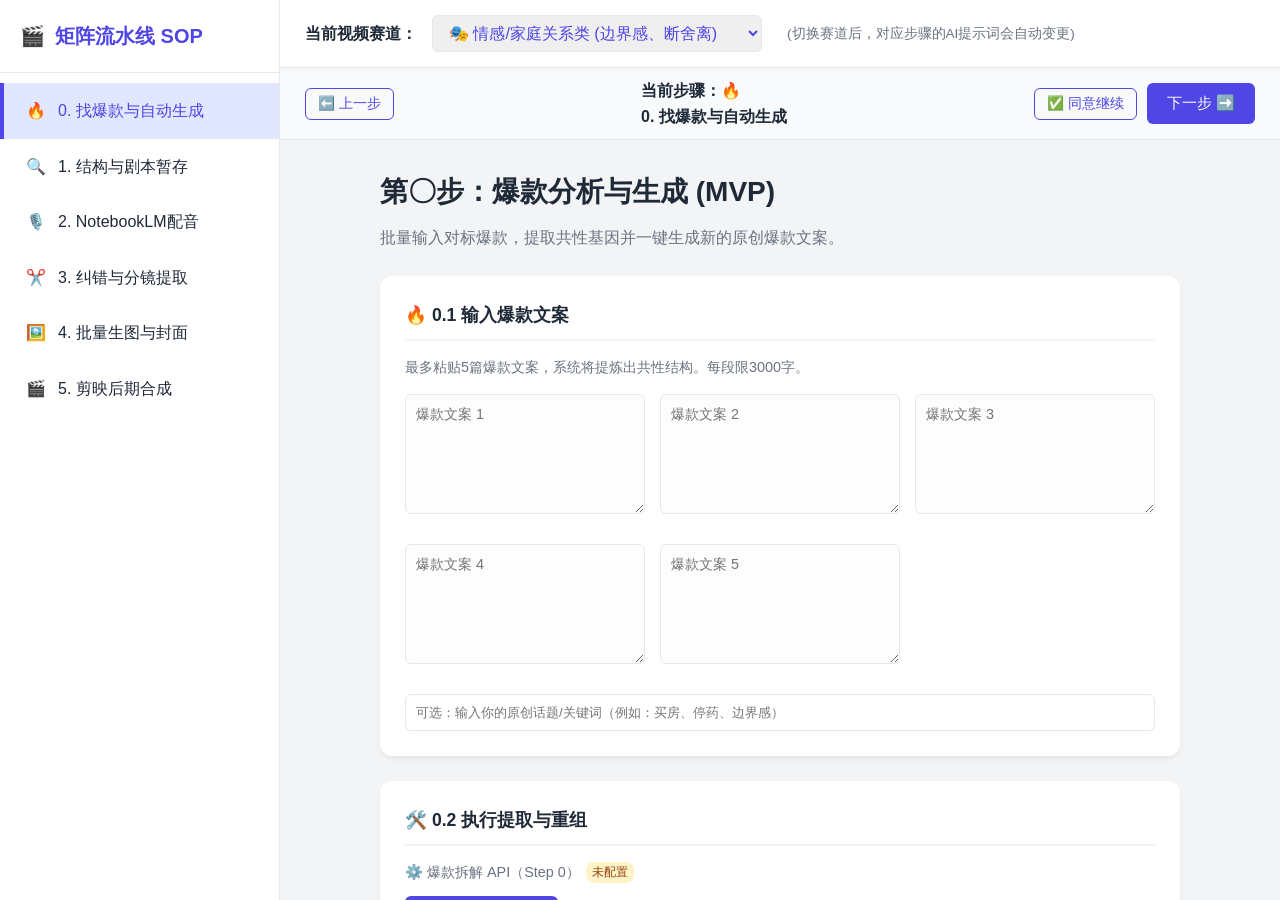
<file: index.html>
<!DOCTYPE html>
<html lang="zh-CN">

<head>
    <meta charset="UTF-8">
    <meta name="viewport" content="width=device-width, initial-scale=1.0">
    <title>AI播客视频流水线 - 矩阵号工作台</title>
    <link rel="stylesheet" href="style.css">
</head>

<body>

    <!-- Sidebar Navigation -->
    <div class="sidebar">
        <div class="logo">
            <span>🎬</span> 矩阵流水线 SOP
        </div>
        <ul class="nav-list">
            <li class="nav-item active" data-target="step0"><span class="nav-icon">🔥</span> 0. 找爆款与自动生成</li>
            <li class="nav-item" data-target="step1"><span class="nav-icon">🔍</span> 1. 结构与剧本暂存</li>
            <li class="nav-item" data-target="step2"><span class="nav-icon">🎙️</span> 2. NotebookLM配音</li>
            <li class="nav-item" data-target="step3"><span class="nav-icon">✂️</span> 3. 纠错与分镜提取</li>
            <li class="nav-item" data-target="step4"><span class="nav-icon">🖼️</span> 4. 批量生图与封面</li>
            <li class="nav-item" data-target="step5"><span class="nav-icon">🎬</span> 5. 剪映后期合成</li>
        </ul>
    </div>

    <!-- Main Content -->
    <div class="main-content" style="padding: 0;">

        <!-- Global Category Selector -->
        <div class="category-selector">
            <label>当前视频赛道：</label>
            <select id="globalCategory" onchange="updatePrompts()">
                <option value="emotion">🎭 情感/家庭关系类 (边界感、断舍离)</option>
                <option value="health">🩺 健康/科普避坑类 (长寿误区、防骗)</option>
                <option value="commerce">🛒 商业/带货好物类 (养生粉、苹果醋等)</option>
            </select>
            <span
                style="font-size: 0.85rem; color: var(--text-muted); margin-left: 10px;">(切换赛道后，对应步骤的AI提示词会自动变更)</span>
        </div>

        <div class="flow-bar">
            <button class="outline" id="prevStepBtn">⬅️ 上一步</button>
            <span id="currentStepLabel">当前步骤：第1步</span>
            <div class="flow-actions">
                <button class="outline" id="approveBtn">✅ 同意继续</button>
                <button id="nextStepBtn">下一步 ➡️</button>
            </div>
        </div>

        <div style="padding: 30px 40px; height: calc(100vh - 121px); overflow-y: auto;">

            <!-- Step 0: 找爆款与自动拆解重组 -->
            <div id="step0" class="step-panel active">
                <h2>第〇步：爆款分析与生成 (MVP)</h2>
                <p class="subtitle">批量输入对标爆款，提取共性基因并一键生成新的原创爆款文案。</p>

                <div class="card">
                    <h3>🔥 0.1 输入爆款文案</h3>
                    <p style="font-size: 0.9rem; color: var(--text-muted); margin-bottom: 15px;">
                        最多粘贴5篇爆款文案，系统将提炼出共性结构。每段限3000字。</p>
                    <div class="viral-inputs-grid">
                        <textarea id="viralInput1" placeholder="爆款文案 1"></textarea>
                        <textarea id="viralInput2" placeholder="爆款文案 2"></textarea>
                        <textarea id="viralInput3" placeholder="爆款文案 3"></textarea>
                        <textarea id="viralInput4" placeholder="爆款文案 4"></textarea>
                        <textarea id="viralInput5" placeholder="爆款文案 5"></textarea>
                    </div>
                    <div style="margin-top: 15px;">
                        <input type="text" id="viralKeyword" placeholder="可选：输入你的原创话题/关键词（例如：买房、停药、边界感）"
                            style="width: 100%; padding: 10px; border-radius: 6px; border: 1px solid var(--border);">
                    </div>
                </div>

                <div class="card">
                    <h3>🛠️ 0.2 执行提取与重组</h3>
                    <div class="step-api-cfg" data-slot="viral"></div>
                    <div style="display: flex; gap: 10px; align-items: center; margin-bottom: 15px;">
                        <button id="analyzeBtn" onclick="runViralAnalysis()">🚀 一键拆解重组</button>
                        <span id="analyzeStatus" class="fix-status"></span>
                    </div>

                    <div id="viralResultWrap" class="fix-result-wrap" style="display:none; padding-bottom: 20px;">
                        <h4 style="color: var(--primary); margin-bottom: 10px;">📊 提取到的爆款基因</h4>
                        <div id="viralStructure"
                            style="background: #f9fafb; padding: 15px; border-radius: 6px; font-size: 0.95rem; line-height: 1.6; margin-bottom: 15px;">
                        </div>

                        <h4 style="color: var(--primary); margin-bottom: 10px;">✍️ 原创新稿</h4>
                        <textarea id="viralNewDraft" rows="8"
                            style="width: 100%; padding: 12px; border-radius: 6px; border: 1px solid var(--border); font-size: 0.95rem; line-height: 1.6; margin-bottom: 10px;"></textarea>

                        <div style="display: flex; gap: 10px;">
                            <button onclick="copyViralDraft()">📋 复制新稿</button>
                            <button class="outline" onclick="passDraftToStep1()"
                                style="border-color: #10b981; color: #10b981;">➡️ 使用该原创新稿 (转至下一步并暂存)</button>
                        </div>
                    </div>

                    <!-- Manual Fallback -->
                    <details class="manual-fallback" id="viralManualDetails">
                        <summary>📝 手工模式：复制 Prompt 自行发给大模型</summary>
                        <div class="prompt-box" id="p-viral" style="margin-top: 10px;">你是一个顶级的短视频爆款拆解专家与编导。
                            我将发给你几篇点赞极高的中老年赛道爆款文案。
                            请你：
                            1. 分析并提炼出这些爆款的【共性结构】（如：痛点引入->案例->反转->金句升华）。
                            2. 提取出3条黄金开场Hook、3条核心痛点、3条金句。
                            3. （重要）结合这些结构和痛点，以及可能提供的话题关键词，重新创作一篇【完全原创的新稿】。语气要像真实的电台主持人，贴近50岁中国女性的语境，要求逻辑严密、情感扎心。</div>
                        <button class="outline" onclick="copyText('p-viral')">📋 复制【拆解分析】Prompt</button>
                    </details>
                </div>
            </div>

            <!-- Step 1: 选品 -->
            <div id="step1" class="step-panel">
                <h2>第一步：结构与剧本暂存</h2>
                <p class="subtitle">在这里暂存从找爆款步骤或是外部获取的原始文案。</p>

                <div class="card">
                    <h3>🎯 顶级对标账号选题库 (点击使用)</h3>
                    <div>
                        <span class="tag">情感边界：得体退出 / 把子女当邻居</span>
                        <span class="tag">家庭社会学：年夜饭AA制 / 父母天生偏心吗 / 传宗接代与平权</span>
                        <span class="tag">自我觉醒：月入一万为何用旧手机 / 有钱=尊严 / 春节后空巢emo</span>
                        <span class="tag">心理防坑：煤气灯效应(防PUA) / 黄昏恋3大坑 / 别叫醒午睡的老人</span>
                        <span class="tag">硬核科普：50+长寿自测 / 跨越生命峰值 / 寿命取决于朋友圈</span>
                    </div>
                    <p style="margin-top: 15px; font-size: 0.9rem; color: var(--text-muted);">
                        提示：找素材时，去知乎搜【心理学现象名】+【父母/中老年】，或者去头条搜这些社会争议话题的爆款文章。</p>
                </div>

                <div class="card">
                    <h3>📝 暂存箱 (把找到的文案粘贴在这里备用)</h3>
                    <textarea id="rawText" placeholder="将视频提取的逐字稿、公众号文章、或者高赞短评论粘贴在这里..."></textarea>
                    <button onclick="copyContent('rawText')">📋 复制全部内容 (准备去喂给AI)</button>
                </div>
            </div>

            <!-- Step 2: 扩写 + 质检 + NotebookLM -->
            <div id="step2" class="step-panel">
                <h2>第二步：原稿扩写 → 质量门禁 → NotebookLM 提示词</h2>
                <p class="subtitle">把你找到的爆款文案，通过 AI 扩写为可播化母稿，经过质量门禁后自动生成 NotebookLM 音频自定义提示词。</p>

                <!-- Step 2 API Config -->
                <div class="step-api-cfg" data-slot="step2"></div>

                <!-- Pipeline Control Bar -->
                <div class="card" style="border-left: 4px solid var(--primary);">
                    <h3>🚀 一键全流程</h3>
                    <p style="font-size:0.9rem; color:var(--text-muted); margin-bottom:12px;">依次执行：扩写 → 质检 → 生成提示词。任一步失败可单独重跑。</p>
                    <div style="display:flex; gap:12px; align-items:center; flex-wrap:wrap;">
                        <button id="pipelineBtn" onclick="runPipeline()">▶️ 一键执行全流程</button>
                        <label style="font-size:0.85rem; color:var(--text-muted);">质量门禁阈值：
                            <select id="qaThreshold" onchange="onStep2InputChanged()">
                                <option value="70">70分</option>
                                <option value="75">75分</option>
                                <option value="80" selected>80分（推荐）</option>
                            </select>
                        </label>
                    </div>
                    <!-- Pipeline Status Steps -->
                    <div class="pipeline-steps" style="margin-top:15px; display:flex; gap:20px; flex-wrap:wrap;">
                        <div class="pipe-step" id="pipe-expand">
                            <span class="pipe-dot" id="pipeDot-expand">⬜</span>
                            <span>① 扩写</span>
                            <span class="pipe-time" id="pipeTime-expand"></span>
                        </div>
                        <div class="pipe-step" id="pipe-qa">
                            <span class="pipe-dot" id="pipeDot-qa">⬜</span>
                            <span>② 质检</span>
                            <span class="pipe-time" id="pipeTime-qa"></span>
                        </div>
                        <div class="pipe-step" id="pipe-nblm">
                            <span class="pipe-dot" id="pipeDot-nblm">⬜</span>
                            <span>③ 提示词</span>
                            <span class="pipe-time" id="pipeTime-nblm"></span>
                        </div>
                    </div>
                    <!-- Console Observability -->
                    <div id="step2Console" style="margin-top: 15px; padding: 10px; background: #1e293b; color: #a5b4fc; border-radius: 6px; font-family: monospace; font-size: 0.85rem; display: flex; flex-wrap: wrap; gap: 15px;">
                        <div>阶段: <span id="consoleStage" style="color: #fff;">idle</span></div>
                        <div>状态: <span id="consoleStatus" style="color: #fff;">idle</span></div>
                        <div>RunID: <span id="consoleRunId" style="color: #fff;">-</span></div>
                        <div>总耗时: <span id="consoleTotalTime" style="color: #fff;">0.0s</span></div>
                    </div>
                </div>

                <!-- 2.1 扩写 -->
                <div class="card">
                    <h3 style="display:flex; align-items:center; justify-content:space-between;">
                        <span>📝 2.1 原稿 → 可播化母稿（扩写）</span>
                        <button class="outline" onclick="runStep('expand')" style="font-size:0.8rem; padding:4px 10px;" id="btn-expand">🔄 单独重跑</button>
                    </h3>
                    <p style="font-size:0.9rem; color:var(--text-muted); margin-bottom:10px;">
                        粘贴 Step 1 中找到的原稿（或爆款拆解器产出的新稿），AI 将扩写为 800-1200字 的可播化母稿。</p>
                    <textarea id="expandInput" rows="6" placeholder="在此粘贴你的原始文案（来自 Step 1 暂存箱或 Step 0 新稿）"></textarea>
                    <div id="expandStatus" class="fix-status" style="margin-top:8px;"></div>
                    <h4 style="margin-top:12px; font-size:1rem;">扩写结果：</h4>
                    <textarea id="expandOutput" rows="8" placeholder="扩写结果将显示在这里..." style="background:#f8fafc; margin-top:5px;" oninput="onStep2InputChanged()"></textarea>
                    <button class="outline" onclick="copyContent('expandOutput')" style="margin-top:6px;">📋 复制扩写稿</button>
                    <!-- Manual Fallback -->
                    <details id="expandManual" style="margin-top:10px;">
                        <summary style="cursor:pointer; font-size:0.85rem; color:var(--text-muted);">✍️ 手工模式：复制 Prompt 自行发给大模型</summary>
                        <div class="prompt-box" id="expandManualPrompt" style="margin-top:8px; font-size:0.85rem;">请将以下文案扩写为800-1200字，适合中老年播客朗读，口语化、接地气、情绪饱满：

[在此粘贴原文]</div>
                        <button class="outline" onclick="copyText('expandManualPrompt')" style="margin-top:6px;">📋 复制扩写 Prompt</button>
                    </details>
                </div>

                <!-- 2.2 质检 -->
                <div class="card">
                    <h3 style="display:flex; align-items:center; justify-content:space-between;">
                        <span>🔍 2.2 质量检测（门禁）</span>
                        <button class="outline" onclick="runStep('qa')" style="font-size:0.8rem; padding:4px 10px;" id="btn-qa">🔄 单独重跑</button>
                    </h3>
                    <p style="font-size:0.9rem; color:var(--text-muted); margin-bottom:10px;">
                        AI 对扩写稿进行多维度质量评分。低于阈值将阻断后续步骤，提示修改。</p>
                    <div id="qaStatus" class="fix-status"></div>
                    <div id="qaResult" class="prompt-box" style="display:none; white-space:pre-wrap; margin-top:10px;"></div>
                    <div id="qaGate" style="display:none; margin-top:10px; padding:10px; border-radius:8px;"></div>
                    <!-- Manual Fallback -->
                    <details id="qaManual" style="margin-top:10px;">
                        <summary style="cursor:pointer; font-size:0.85rem; color:var(--text-muted);">✍️ 手工模式：复制质检 Prompt</summary>
                        <div class="prompt-box" id="qaManualPrompt" style="margin-top:8px; font-size:0.85rem;">请对以下播客文案进行质量打分(满分100)，必须包含“总分：X/100”的字样，并给出修改建议：

[在此粘贴扩写稿]</div>
                        <button class="outline" onclick="copyText('qaManualPrompt')" style="margin-top:6px;">📋 复制质检 Prompt</button>
                    </details>
                </div>

                <!-- 2.3 NotebookLM Prompt Output -->
                <div class="card">
                    <h3 style="display:flex; align-items:center; justify-content:space-between;">
                        <span>🤖 2.3 NotebookLM 音频自定义提示词 (<span id="nblm-title" style="color:var(--primary);">情感类</span>)</span>
                        <button class="outline" onclick="runStep('nblm')" style="font-size:0.8rem; padding:4px 10px;" id="btn-nblm">🔄 重新生成</button>
                    </h3>
                    <p style="font-size:0.9rem; color:var(--text-muted); margin-bottom:10px;">
                        质检通过后，自动根据当前赛道生成 NotebookLM「音频自定义框」提示词。</p>
                    <div id="nblmStatus" class="fix-status"></div>
                    
                    <div style="margin-bottom: 15px;">
                        <h4 style="font-size: 0.95rem; margin-bottom: 5px; color: var(--text-muted);">基础控场指令 (Base Prompt)</h4>
                        <div class="prompt-box" id="p-nlprompt-base" style="white-space:pre-wrap; background: #f8fafc; border-color: #e2e8f0; color: #64748b; font-size: 0.85rem;">(基础提示词将在此显示)</div>
                        <button class="outline" onclick="copyText('p-nlprompt-base')" style="margin-top:6px; font-size: 0.8rem; padding: 4px 10px;">📋 复制基础指令</button>
                    </div>
                    
                    <div>
                        <h4 style="font-size: 0.95rem; margin-bottom: 5px;">最终生成指令 (Final Prompt)</h4>
                        <div class="prompt-box" id="p-nlprompt" style="white-space:pre-wrap;">(最终提示词将在此生成)</div>
                        <button class="outline" id="copyNblmBtn" onclick="copyText('p-nlprompt')" style="margin-top:6px;">📋 复制【NotebookLM 控场指令】</button>
                    </div>

                    <div style="margin-top: 15px; background: #fffbeb; padding: 12px; border-radius: 8px; border: 1px solid #fde68a;">
                        <div style="font-weight: 600; color: #b45309; margin-bottom: 5px;">⚠️ 去生成音频的正确姿势：</div>
                        <ol style="margin-bottom: 10px; padding-left: 20px; color: var(--text-muted); font-size: 0.9rem;">
                            <li>打开 NotebookLM 并新建笔记本</li>
                            <li>将上方的 <b>扩写原稿</b> (不是提示词，是长文) 保存为 TXT 并上传</li>
                            <li>点击“生成音频概览”右侧的 <b>自定义</b> 按钮</li>
                            <li>将上方生成的 <b>控场指令</b> 粘贴进去，点击生成</li>
                        </ol>
                        <a href="https://notebooklm.google.com/" target="_blank" rel="noopener noreferrer"
                            style="display:inline-block; font-size:0.9rem; background:var(--primary); color:white; padding:6px 14px; border-radius:6px; text-decoration:none;">🚀 前往 NotebookLM</a>
                    </div>
                </div>

                <div class="card" style="border-left: 4px solid #f59e0b;">
                    <h3>⚠️ 关键过渡步骤：提取最终逐字稿</h3>
                    <p style="font-size: 0.9rem; color: var(--text-muted);">NotebookLM 生成的音频有很多自由发挥的词。你必须把下载好的 MP3
                        拖进桌面的<b>"音视频转文字工具.html"</b>，将音频转换并复制成纯文本。<b>拿着这个纯最终版的文字，再进入下一步！</b></p>
                </div>
            </div>

            <!-- Step 3: 提取分镜与提示词 -->
            <div id="step3" class="step-panel">
                <h2>第三步：AI 智能纠错 & 提取生图分镜</h2>
                <p class="subtitle">语音识别难免有错别字，请先让大模型帮你“清洗”一遍文字，然后再切片出图。</p>


                <div class="card" style="border-left: 4px solid #10b981; background: #f0fdf4;">
                    <h3 style="border-bottom-color: #d1fae5;">✨ 3.1 一键纠正错别字 (必做)</h3>
                    <div class="step-api-cfg" data-slot="cleanup"></div>
                    <p style="font-size: 0.9rem; margin-bottom: 10px; color: var(--text-muted);">
                        粘贴"音视频转文字工具"导出的原始文本，点击按钮即可一键纠错。未配 API 时自动切换手工模式。</p>

                    <textarea id="fixInput" placeholder="在此粘贴从&quot;音视频转文字工具&quot;里复制的原始逐字稿文本…"></textarea>

                    <div style="display: flex; gap: 10px; align-items: center; margin-bottom: 15px;">
                        <button id="fixBtn" onclick="runTranscriptCleanup()">🚀 一键纠错</button>
                        <span id="fixStatus" class="fix-status"></span>
                    </div>

                    <!-- Result Area -->
                    <div id="fixResultWrap" class="fix-result-wrap" style="display:none;">
                        <h4 style="margin-bottom: 8px; color: #065f46;">✅ 纠错结果</h4>
                        <div class="prompt-box" id="fixResult"
                            style="background: #064e3b; border-color: #10b981; max-height: 300px; overflow-y: auto;">
                        </div>
                        <button class="outline" onclick="copyText('fixResult')"
                            style="border-color: #10b981; color: #065f46;">📋 复制纠错结果</button>
                    </div>

                    <!-- Manual Fallback -->
                    <details class="manual-fallback" id="fixManualDetails">
                        <summary>📝 手工模式：复制 Prompt 自行发给大模型</summary>
                        <div class="prompt-box" id="p-fix" style="margin-top: 10px;">
                            这是一段AI播客音频自动识别出来的逐字稿。由于发音问题，里面包含一些同音错别字、标点错误或语病。
                            请你帮我通读一遍，修正所有的错别字并理顺标点。

                            【绝对铁律】：必须100%保留所有的口语化语气词（如"啊"、"呢"、"对"、"没错"、"哇"、"哎呀"）和原本的对话节奏，绝对不能把它改写成书面死板的文章！

                            请直接输出修正后的完整纯文本：
                            [请在此粘贴你从"音视频转文字工具"里复制的原始文本]</div>
                        <button class="outline" onclick="copyText('p-fix')">📋 复制【AI智能纠错】Prompt</button>
                    </details>
                </div>

                <div class="card">
                    <h3>
                        📸 3.2 一键生成分镜表 (<span id="img-title">情感类</span>)
                        <span id="sb-hint"
                            style="font-size: 0.8rem; font-weight: normal; color: #f59e0b; margin-left: 10px; display: none;">该赛道Prompt待优化，当前为通用版</span>
                    </h3>
                    <div class="step-api-cfg" data-slot="storyboard"></div>
                    <p style="font-size: 0.9rem; margin-bottom: 10px; color: var(--text-muted);">
                        自动使用上方纠错结果作为输入（若为空则回退到原始文本）。点击按钮即可生成 10-15 段分镜表。
                    </p>

                    <div style="display: flex; gap: 10px; align-items: center; margin-bottom: 15px;">
                        <button id="sbBtn" onclick="runStoryboardSplit()">🎬 一键分镜</button>
                        <span id="sbStatus" class="fix-status"></span>
                    </div>

                    <!-- Storyboard Result Table -->
                    <div id="sbResultWrap" class="fix-result-wrap" style="display:none;">
                        <h4 style="margin-bottom: 8px; color: var(--primary);">📋 分镜表结果</h4>
                        <div class="sb-table-wrap">
                            <table class="sb-table" id="sbTable">
                                <thead>
                                    <tr>
                                        <th>分段序号</th>
                                        <th>文案内容段落</th>
                                        <th>AI生图提示词</th>
                                    </tr>
                                </thead>
                                <tbody id="sbTableBody"></tbody>
                            </table>
                        </div>
                        <div style="display: flex; gap: 10px; margin-top: 12px;">
                            <button class="outline" onclick="copySbMarkdown()">📋 复制 Markdown 表格</button>
                            <button class="outline" onclick="copySbPlain()">📄 复制纯文本</button>
                        </div>
                    </div>

                    <!-- Manual Fallback -->
                    <details class="manual-fallback" id="sbManualDetails">
                        <summary>📝 手工模式：复制分镜 Prompt 自行发给大模型</summary>
                        <p style="font-size: 0.9rem; margin: 10px 0 8px; color: var(--text-muted);">
                            带着清洗好的纯文本，前往
                            <a href="https://www.perplexity.ai/" target="_blank" rel="noopener noreferrer"
                                style="color:var(--primary); font-weight:bold;">Perplexity</a>
                            提交以下 Prompt：
                        </p>
                        <div class="prompt-box" id="p-img">我准备制作一条中老年【情感爆款视频】。以下是我刚才转换出来的【最终版播客逐字稿】：
                            [请在此粘贴刚刚 AI 纠错完成的纯文本]

                            请你帮我把这段文案，按照语意转折，切分成 10-15 个画面分段（每个分段大概两三句话，15秒左右）。
                            并为每个分段写出用于豆包 AI 绘画的高质量中文提示词（Prompt）。

                            【生图要求】：
                            1. 风格：电影级光影 (Cinematic lighting), 逼真写实 (photorealistic), 温暖怀旧色调。
                            2. 主体：大量使用50-60岁的中国中老年女性或夫妻的正面特写。展现他们面部的微表情，如眉头紧锁、若有所思、释怀微笑等。 辅以少量家庭冲突场景（如厨房、餐桌）或隐喻性画面。
                            3. 情感色彩：从前期的"焦虑/委屈/隐忍"过渡到后期的"通透/释然/松弛感"。
                            4. 禁忌：不要卡通或插画，绝对不要在画面中生成任何文字、汉字、字母、海报标题或水印！必须是纯净的摄影画面！人物必须是纯正的中国面孔。生成4:3横版比例。

                            请以表格形式输出：
                            | 分段序号 | 文案内容段落 | AI生图提示词(中文，包含画面构思与修饰词) |</div>
                        <button class="outline" onclick="copyText('p-img')">📋 复制【提取生图分镜】Prompt</button>
                    </details>
                </div>
            </div>

            <!-- Step 4: 批量生图 -->
            <div id="step4" class="step-panel">
                <h2>第四步：批量生成情绪图片 & 高点击封面</h2>
                <p class="subtitle">分镜负责视频的留存率，而封面负责点击率（CTR）。封面必须单独制作，追求“一眼入魂”。</p>

                <div class="card" style="background: #fffbeb; border-color: #fde68a;">
                    <h3
                        style="border-bottom-color: #fde68a; display: flex; align-items: center; justify-content: space-between;">
                        <span>
                            🔥 4.1 获取高点击率封面图 Prompt (<span id="cover-title">情感类</span>)
                            <span id="cover-hint"
                                style="font-size: 0.8rem; font-weight: normal; color: #f59e0b; margin-left: 10px; display: none;">该赛道Prompt待优化，当前为通用版</span>
                        </span>
                    </h3>

                    <div class="tool-toggle">
                        <button class="active" onclick="switchCoverTool('doubao')" id="btn-doubao">豆包(纯净底图版)</button>
                        <button onclick="switchCoverTool('nanobanana')" id="btn-nanobanana">NanoBanana(场景融合字版)</button>
                    </div>

                    <p style="font-size: 0.9rem; margin-bottom: 10px; color: var(--text-muted);" id="cover-desc">
                        豆包生图最稳妥。生成4:3纯净底图，绝对禁止文字，最后在剪映里居中放置并打上大字报标题。</p>

                    <div class="prompt-box" id="p-cover" style="background: #1f2937; border-color: #f59e0b;">
                        我正在制作一条中老年【情感/家庭关系】主题的爆款短视频。这是我的视频核心内容：
                        [在此粘贴你的视频核心主题、扎心金句或第一段文案]

                        请你帮我构思一个极具视觉冲击力的视频封面画面，并写出一段用于豆包AI绘画的【高质量中文提示词】。
                        要求：
                        1. 画面中心是50多岁的中国阿姨特写，表情极具张力（必须与文案情绪高度共鸣，如流泪、或者释然的微笑）。
                        2. 背景深色冷色调，人物暖光，形成强烈明暗对比。
                        3. 必须包含强制指令：绝对不要生成任何文字、字母、海报标题或水印！必须是纯净的摄影画面。不要卡通。生成4:3横版比例（后期会在剪映里将其居中放置在9:16的黑底画布上）。

                        请直接输出你可以发给豆包的中文提示词：</div>
                    <button class="outline" onclick="copyText('p-cover')"
                        style="border-color: #f59e0b; color: #d97706;">📋 复制【提炼封面提示词】Prompt</button>
                </div>

                <div class="card" style="border-left: 4px solid var(--primary);">
                    <h3 style="display: flex; align-items: center; justify-content: space-between;">
                        <span>🎨 4.2 拿到提示词后，前往生图</span>
                        <a href="https://www.doubao.com/" target="_blank" rel="noopener noreferrer"
                            style="font-size: 0.9rem; background: var(--primary); color: white; padding: 5px 12px; border-radius: 6px; text-decoration: none;">🚀
                            打开豆包 AI 绘画</a>
                    </h3>
                    <p style="font-size: 0.9rem; color: var(--text-muted);">
                        把刚才大模型为你写好的专属封面提示词发给豆包或NanoBanana。然后再根据第三步的表格批量生成普通分镜图。分镜图记得带上下面的后缀以彻底杜绝乱码文字：</p>
                </div>

                <div class="card">
                    <h3>✨ 万能分镜画质增强后缀 (<span id="suffix-title">电影感光影</span>)</h3>
                    <div class="prompt-box" id="prompt2">
                        无文字，无字母，无水印，无海报标题，纯净画面。电影级光影，柔和阴影，超高细节，写实摄影，8k分辨率，35mm镜头，获奖摄影作品，充满情绪的色彩分级，4:3横版比例</div>
                    <button class="outline" onclick="copyText('prompt2')">📋 复制分镜画质后缀</button>
                </div>

                <div class="card">
                    <h3>🛠️ 生图工作流核对</h3>
                    <ul class="checklist">
                        <li><input type="checkbox" id="chk4-1"><label for="chk4-1"><b>工具选择：</b>分镜图强烈推荐使用 <b>豆包 AI 绘画</b>
                                保证画面纯净。封面图根据你选的模式使用对应工具。</label></li>
                        <li><input type="checkbox" id="chk4-2"><label
                                for="chk4-2"><b>比例设置：</b>直接要求“生成4:3横版比例”或“生成4:3比例的图片”。</label></li>
                        <li><input type="checkbox" id="chk4-3"><label for="chk4-3"><b>保存命名：</b>将封面图命名为
                                <code>cover.jpg</code>，其他图按顺序保存为 <code>01.jpg, 02.jpg ...</code></label></li>
                    </ul>
                </div>
            </div>

            <!-- Step 5: 剪映后期 -->
            <div id="step5" class="step-panel">
                <h2>第五步：剪映排版与导出 (核心工艺)</h2>
                <p class="subtitle">把音频和图片组装成高完播率的“伪动态”视频，并加上具有悬念的大字报标题。</p>

                <div class="card" style="border-left: 4px solid #ef4444; background: #fef2f2;">
                    <h3 style="border-bottom-color: #fecaca; color: #b91c1c;">🔥 5.1 获取高点击大字报标题 (必做)</h3>
                    <p style="font-size: 0.9rem; margin-bottom: 10px; color: #7f1d1d;">
                        好的标题能让点击率翻倍。把纯文本逐字稿和下面的指令发给大模型，让它帮你起标题：</p>
                    <div class="prompt-box" id="p-title" style="background: #1f2937; border-color: #ef4444;">
                        你现在是一个顶级短视频爆款文案操盘手。我有一篇针对中老年【情感/家庭关系】赛道的短视频逐字稿。
                        [在此粘贴你的纯文本逐字稿]

                        请帮我提炼出5个用于视频画面顶部的“大字报标题”。
                        【排版格式要求】：必须是上下两行的双标题结构！
                        1. 第一行（主标题）：5-8个字，必须极度吸睛、制造悬念或情绪冲突（在剪映里我会把它标成黄色）。例如：“倒在玄关的父亲”、“除夕夜的冷暴力”。
                        2. 第二行（副标题）：8-15个字，用于解释核心冲突、给出价值判断或提出直击灵魂的反问（在剪映里我会把它标成白色）。例如：“隐瞒病情，是爱还是自私？”、“血缘，是唯一的羁绊吗？”

                        请直接输出5组选项，格式如下：
                        选项一：
                        主标题：[黄字] XXXX
                        副标题：[白字] XXXXXX</div>
                    <button class="outline" onclick="copyText('p-title')"
                        style="border-color: #ef4444; color: #b91c1c;">📋 复制【大字报标题】Prompt</button>
                </div>

                <div class="card">
                    <h3>📐 工程设置标准参数 (照做即可)</h3>
                    <ul class="checklist">
                        <li><input type="checkbox" id="chk5-1"><label for="chk5-1"><b>画布比例：</b>新建草稿，比例设为 <b>9:16</b>
                                (竖屏)，背景颜色设为 <b>纯黑色</b>。</label></li>
                        <li><input type="checkbox" id="chk5-2"><label
                                for="chk5-2"><b>顶层排版：</b>无论你用哪种方式生图，都要把大模型给你的主标题（换成显眼的亮黄色）和副标题（纯白色），用粗黑体固定在9:16黑底画布的【最上方】（即图片上方的黑色空白处）。</label>
                        </li>
                        <li><input type="checkbox" id="chk5-3"><label for="chk5-3"><b>拖入素材：</b>先放音频，使用“识别字幕”。然后把封面图和 15
                                张分镜图片拖入主视频轨道。<b>注意：图片是4:3比例，请将其【垂直居中】放置在9:16的画布中间，让画面上下自然留出黑色背景。</b></label></li>
                        <li><input type="checkbox" id="chk5-4"><label
                                for="chk5-4"><b>对齐卡点：</b>对照大模型给的表格，拖拽每张图片的长度，使其与音频说话的内容节点对齐（约10-15秒切一张）。</label></li>
                    </ul>
                </div>

                <div class="card">
                    <h3>🪄 让图片“活”起来的魔法设置</h3>
                    <ul class="checklist">
                        <li><input type="checkbox" id="chk5-5"><label for="chk5-5"><b>缓慢推近 (关键帧)：</b>选中图片，在开头打一个缩放关键帧设为
                                <b>100%</b>，在结尾打一个缩放关键帧设为 <b>105%</b>。</label></li>
                        <li><input type="checkbox" id="chk5-6"><label for="chk5-6"><b>转场效果：</b>全选所有图片，添加转场 -> 基础 ->
                                <b>叠化 (0.5s - 1s)</b>。</label></li>
                        <li><input type="checkbox" id="chk5-7"><label for="chk5-7"><b>背景音乐：</b>加一首治愈系纯音乐，音量调低至
                                <b>10%</b> 左右，切勿盖过人声。</label></li>
                    </ul>
                </div>

                <div class="card">
                    <h3>✍️ 底部固定排版 (防限流必备)</h3>
                    <p style="font-size: 0.9rem; margin-bottom: 10px;"><b>底部固定免责声明 (规避平台审查，一键复制，字号调小)：</b></p>
                    <div class="prompt-box" id="prompt3">
                        本视频内容基于公开心理学理论及科普资料整理，旨在分享生活智慧与家庭相处之道，仅供生活参考。内容不涉及任何疾病的医疗诊断与治疗。如有严重的心理困扰或家庭纠纷，请线下咨询专业心理咨询师或医生。
                    </div>
                    <button class="outline" onclick="copyText('prompt3')">📋 复制免责声明</button>
                </div>
            </div>

        </div>
    </div>

    <!-- Toast Notification -->
    <div id="toast" class="toast">复制成功！</div>

    <script src="data/prompts.js"></script>
    <script src="app.js"></script>
</body>

</html>
</file>
<file: style.css>
:root {
    --primary: #4f46e5;
    --primary-hover: #4338ca;
    --bg: #f3f4f6;
    --card-bg: #ffffff;
    --text-main: #1f2937;
    --text-muted: #6b7280;
    --border: #e5e7eb;
}

* {
    box-sizing: border-box;
    margin: 0;
    padding: 0;
}

body {
    font-family: -apple-system, BlinkMacSystemFont, "Segoe UI", Roboto, Helvetica, Arial, sans-serif;
    background-color: var(--bg);
    color: var(--text-main);
    line-height: 1.6;
    display: flex;
    height: 100vh;
    overflow: hidden;
}

/* Sidebar */
.sidebar {
    width: 280px;
    background: var(--card-bg);
    border-right: 1px solid var(--border);
    display: flex;
    flex-direction: column;
}

.logo {
    padding: 20px;
    font-size: 1.25rem;
    font-weight: bold;
    border-bottom: 1px solid var(--border);
    color: var(--primary);
    display: flex;
    align-items: center;
    gap: 10px;
}

.nav-list {
    list-style: none;
    padding: 10px 0;
    overflow-y: auto;
    flex: 1;
}

.nav-item {
    padding: 15px 20px;
    cursor: pointer;
    border-left: 4px solid transparent;
    transition: all 0.2s;
    font-weight: 500;
    display: flex;
    align-items: center;
    gap: 10px;
}

.nav-item:hover {
    background: var(--bg);
}

.nav-item.active {
    background: #e0e7ff;
    border-left-color: var(--primary);
    color: var(--primary);
}

.nav-icon {
    width: 24px;
    text-align: center;
}

/* Main Content */
.main-content {
    flex: 1;
    padding: 30px 40px;
    overflow-y: auto;
}

.step-panel {
    display: none;
    max-width: 800px;
    margin: 0 auto;
}

.step-panel.active {
    display: block;
    animation: fadeIn 0.3s ease;
}

@keyframes fadeIn {
    from {
        opacity: 0;
        transform: translateY(10px);
    }

    to {
        opacity: 1;
        transform: translateY(0);
    }
}

h2 {
    font-size: 1.75rem;
    margin-bottom: 10px;
    color: var(--text-main);
    display: flex;
    align-items: center;
    justify-content: space-between;
}

p.subtitle {
    color: var(--text-muted);
    margin-bottom: 25px;
}

.card {
    background: var(--card-bg);
    border-radius: 12px;
    padding: 25px;
    box-shadow: 0 4px 6px -1px rgba(0, 0, 0, 0.05), 0 2px 4px -1px rgba(0, 0, 0, 0.03);
    margin-bottom: 25px;
}

.card h3 {
    margin-bottom: 15px;
    font-size: 1.1rem;
    border-bottom: 2px solid var(--bg);
    padding-bottom: 10px;
    display: flex;
    justify-content: space-between;
    align-items: center;
}

.viral-inputs-grid {
    display: grid;
    grid-template-columns: repeat(auto-fit, minmax(200px, 1fr));
    gap: 15px;
}

.viral-inputs-grid textarea {
    width: 100%;
    height: 120px;
    padding: 10px;
    border: 1px solid var(--border);
    border-radius: 6px;
    resize: vertical;
    font-size: 0.9rem;
    background: #fdfdfd;
}

.viral-inputs-grid textarea:focus {
    border-color: var(--primary);
    outline: none;
    background: #fff;
}

/* API Config Bar (global header) */
.api-config-bar {
    padding: 10px 30px;
    background: #f0f4ff;
    border-bottom: 1px solid var(--border);
    display: flex;
    align-items: center;
}

.api-fields-grid {
    display: grid;
    grid-template-columns: 1fr 1fr;
    gap: 12px;
}

.api-fields-grid label {
    display: flex;
    flex-direction: column;
    gap: 4px;
    font-size: 0.85rem;
    font-weight: 500;
    color: var(--text-muted);
}

.api-fields-grid input {
    padding: 8px 10px;
    border: 1px solid var(--border);
    border-radius: 6px;
    font-size: 0.9rem;
}

.api-fields-grid input:focus {
    border-color: var(--primary);
    outline: none;
}

.prompt-box {
    background: #1e293b;
    color: #f8fafc;
    padding: 15px;
    border-radius: 8px;
    font-family: monospace;
    font-size: 0.95rem;
    white-space: pre-wrap;
    position: relative;
    margin-bottom: 15px;
    border: 1px solid #334155;
}

button {
    background: var(--primary);
    color: white;
    border: none;
    padding: 10px 20px;
    border-radius: 6px;
    font-size: 0.95rem;
    font-weight: 500;
    cursor: pointer;
    transition: background 0.2s;
    display: inline-flex;
    align-items: center;
    gap: 8px;
}

button:hover {
    background: var(--primary-hover);
}

button.outline {
    background: transparent;
    color: var(--primary);
    border: 1px solid var(--primary);
    padding: 6px 12px;
    font-size: 0.85rem;
}

button.outline:hover {
    background: #e0e7ff;
}

.checklist {
    list-style: none;
}

.checklist li {
    margin-bottom: 12px;
    display: flex;
    align-items: flex-start;
    gap: 10px;
}

.checklist input[type="checkbox"] {
    margin-top: 5px;
    width: 16px;
    height: 16px;
    accent-color: var(--primary);
    cursor: pointer;
}

.tag {
    display: inline-block;
    background: #e0e7ff;
    color: var(--primary);
    padding: 4px 10px;
    border-radius: 999px;
    font-size: 0.85rem;
    font-weight: 500;
    margin: 0 5px 10px 0;
}

textarea {
    width: 100%;
    min-height: 120px;
    padding: 12px;
    border: 1px solid var(--border);
    border-radius: 8px;
    resize: vertical;
    font-family: inherit;
    margin-bottom: 15px;
}

textarea:focus {
    outline: none;
    border-color: var(--primary);
    box-shadow: 0 0 0 3px rgba(79, 70, 229, 0.1);
}

.toast {
    position: fixed;
    bottom: 20px;
    right: 20px;
    background: #10b981;
    color: white;
    padding: 12px 24px;
    border-radius: 8px;
    box-shadow: 0 4px 6px rgba(0, 0, 0, 0.1);
    transform: translateY(100px);
    opacity: 0;
    transition: all 0.3s cubic-bezier(0.68, -0.55, 0.265, 1.55);
    z-index: 1000;
}

.toast.show {
    transform: translateY(0);
    opacity: 1;
}

/* Tabs inside cards */
.tab-container {
    display: flex;
    gap: 10px;
    margin-bottom: 15px;
    border-bottom: 1px solid var(--border);
    padding-bottom: 10px;
}

.tab-btn {
    background: transparent;
    color: var(--text-muted);
    padding: 5px 10px;
    font-size: 0.95rem;
    cursor: pointer;
    border: none;
    font-weight: 500;
}

.tab-btn.active {
    color: var(--primary);
    border-bottom: 2px solid var(--primary);
    margin-bottom: -11px;
}

.tab-content {
    display: none;
}

.tab-content.active {
    display: block;
    animation: fadeIn 0.2s ease;
}

/* Global Category Selector */
.category-selector {
    background: white;
    padding: 15px 25px;
    border-bottom: 1px solid var(--border);
    display: flex;
    align-items: center;
    gap: 15px;
    position: sticky;
    top: 0;
    z-index: 10;
    box-shadow: 0 2px 4px rgba(0, 0, 0, 0.02);
}

.category-selector label {
    font-weight: 600;
    color: var(--text-main);
}

.category-selector select {
    padding: 8px 12px;
    border-radius: 6px;
    border: 1px solid var(--border);
    font-size: 1rem;
    color: var(--primary);
    font-weight: 500;
    outline: none;
    cursor: pointer;
}

.category-selector select:focus {
    border-color: var(--primary);
}

/* Flow Bar */
.flow-bar {
    background: #f8fafc;
    border-bottom: 1px solid var(--border);
    padding: 10px 25px;
    display: flex;
    align-items: center;
    justify-content: space-between;
    gap: 12px;
    position: sticky;
    top: 65px;
    z-index: 9;
}

#currentStepLabel {
    font-weight: 600;
    color: var(--text-main);
}

.flow-actions {
    display: flex;
    align-items: center;
    gap: 10px;
}

#approveBtn.approved {
    background: #10b981;
    color: #fff;
    border-color: #10b981;
}

/* Tool Toggle */
.tool-toggle {
    display: flex;
    background: var(--bg);
    border-radius: 8px;
    padding: 4px;
    margin-bottom: 15px;
    width: fit-content;
}

.tool-toggle button {
    background: transparent;
    color: var(--text-muted);
    border: none;
    padding: 6px 16px;
    border-radius: 6px;
    font-size: 0.9rem;
    font-weight: 500;
    cursor: pointer;
    transition: all 0.2s;
}

.tool-toggle button.active {
    background: white;
    color: var(--primary);
    box-shadow: 0 1px 3px rgba(0, 0, 0, 0.1);
}

/* M2-1: Transcript Cleanup */
.fix-status {
    font-size: 0.9rem;
    font-weight: 500;
    transition: color 0.2s;
}

.fix-status--loading {
    color: var(--primary);
}

.fix-status--loading::before {
    content: '';
    display: inline-block;
    width: 14px;
    height: 14px;
    border: 2px solid var(--primary);
    border-top-color: transparent;
    border-radius: 50%;
    margin-right: 6px;
    vertical-align: middle;
    animation: spin 0.8s linear infinite;
}

.fix-status--success {
    color: #059669;
}

.fix-status--warn {
    color: #d97706;
}

.fix-status--error {
    color: #dc2626;
}

@keyframes spin {
    to {
        transform: rotate(360deg);
    }
}

.fix-result-wrap {
    margin-top: 15px;
    animation: fadeIn 0.3s ease;
}

.manual-fallback {
    margin-top: 15px;
    border: 1px dashed var(--border);
    border-radius: 8px;
    padding: 12px 15px;
}

.manual-fallback summary {
    cursor: pointer;
    font-weight: 500;
    color: var(--text-muted);
    font-size: 0.9rem;
}

.manual-fallback summary:hover {
    color: var(--primary);
}

.manual-fallback[open] summary {
    margin-bottom: 10px;
}

/* M2-2: Storyboard Table */
.sb-table-wrap {
    overflow-x: auto;
    max-height: 400px;
    overflow-y: auto;
    border: 1px solid var(--border);
    border-radius: 8px;
}

.sb-table {
    width: 100%;
    border-collapse: collapse;
    font-size: 0.9rem;
}

.sb-table th {
    background: var(--primary);
    color: white;
    padding: 10px 12px;
    text-align: left;
    position: sticky;
    top: 0;
    z-index: 1;
}

.sb-table td {
    padding: 10px 12px;
    border-bottom: 1px solid var(--border);
    vertical-align: top;
}

.sb-table td:first-child {
    width: 60px;
    text-align: center;
    font-weight: 600;
    color: var(--primary);
}

.sb-table td:nth-child(2) {
    width: 40%;
}

.sb-table tbody tr:nth-child(even) {
    background: #f9fafb;
}

.sb-table tbody tr:hover {
    background: #e0e7ff;
}
</file>
